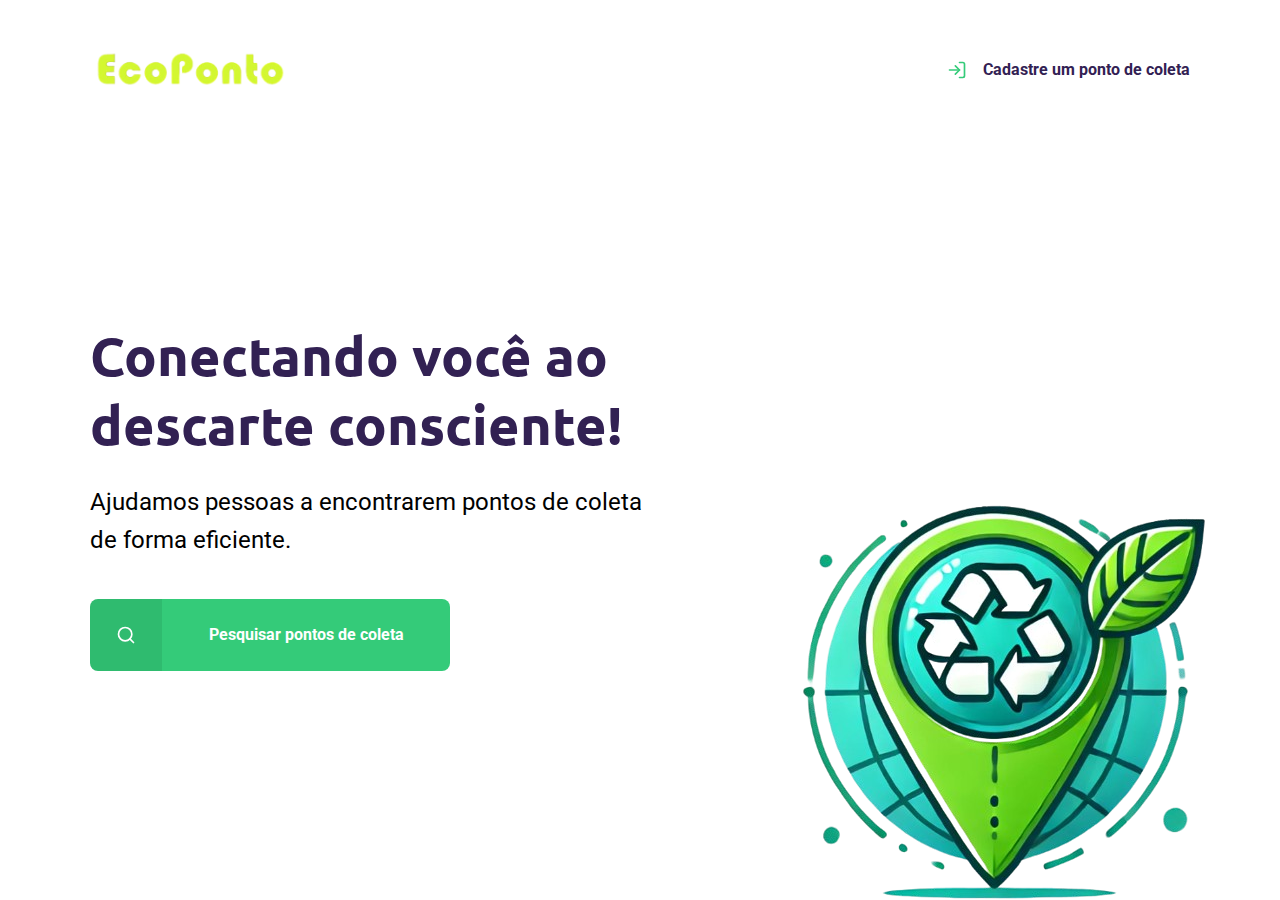
<file: index.html>
<!DOCTYPE html>
<html lang="pt_br">

<head>
    <meta charset="UTF-8">
    <meta name="viewport" content="width=device-width, initial-scale=1.0">
    <title>Eco Ponto</title>

    <link href="https://fonts.googleapis.com/css2?family=Roboto&family=Ubuntu:wght@700&display=swap" rel="stylesheet">
    <link rel="stylesheet" href="/styles/main.css">
    <link rel="stylesheet" href="/styles/home.css">
    <link rel="stylesheet" href="/styles/modal.css">
    <link rel="stylesheet" href="/styles/responsive.css">
</head>

<body id="page-home">
    

    <div class="content">
        <header>
            <img src="./assets/logo.png" alt="Logomarca" width="200">
            <a href="/criar-ponto.html">
                <span></span>
                Cadastre um ponto de coleta
            </a>
        </header>

        <main>
            <h1>Conectando você ao descarte consciente!</h1>
            <p>Ajudamos pessoas a encontrarem pontos de coleta de forma eficiente.</p>
            <a href="#"><span></span><strong>Pesquisar pontos de coleta</strong></a>
        </main>
    </div>

    <div id="modal-container">
        <div id="modal" class="hide">
            <div class="content">
                <div class="header">
                    <h1>Pontos de Coleta</h1>
                    <a href="#">Fechar</a>
                </div>
                <form action="/resultado-da-busca.html" id="busca">
                    <label for="search">Nome</label>
                    <div class="search field">
                        <input type="text" name="search" placeholder="Pesquise por nome">
                        <button>
                            <img src="/assets/search.svg" alt="Buscar">
                        </button>
                    </div>
                </form>
            </div>
        </div>
    </div>
    <script src="./scripts/index.js"></script>
</body>

</html>
</file>
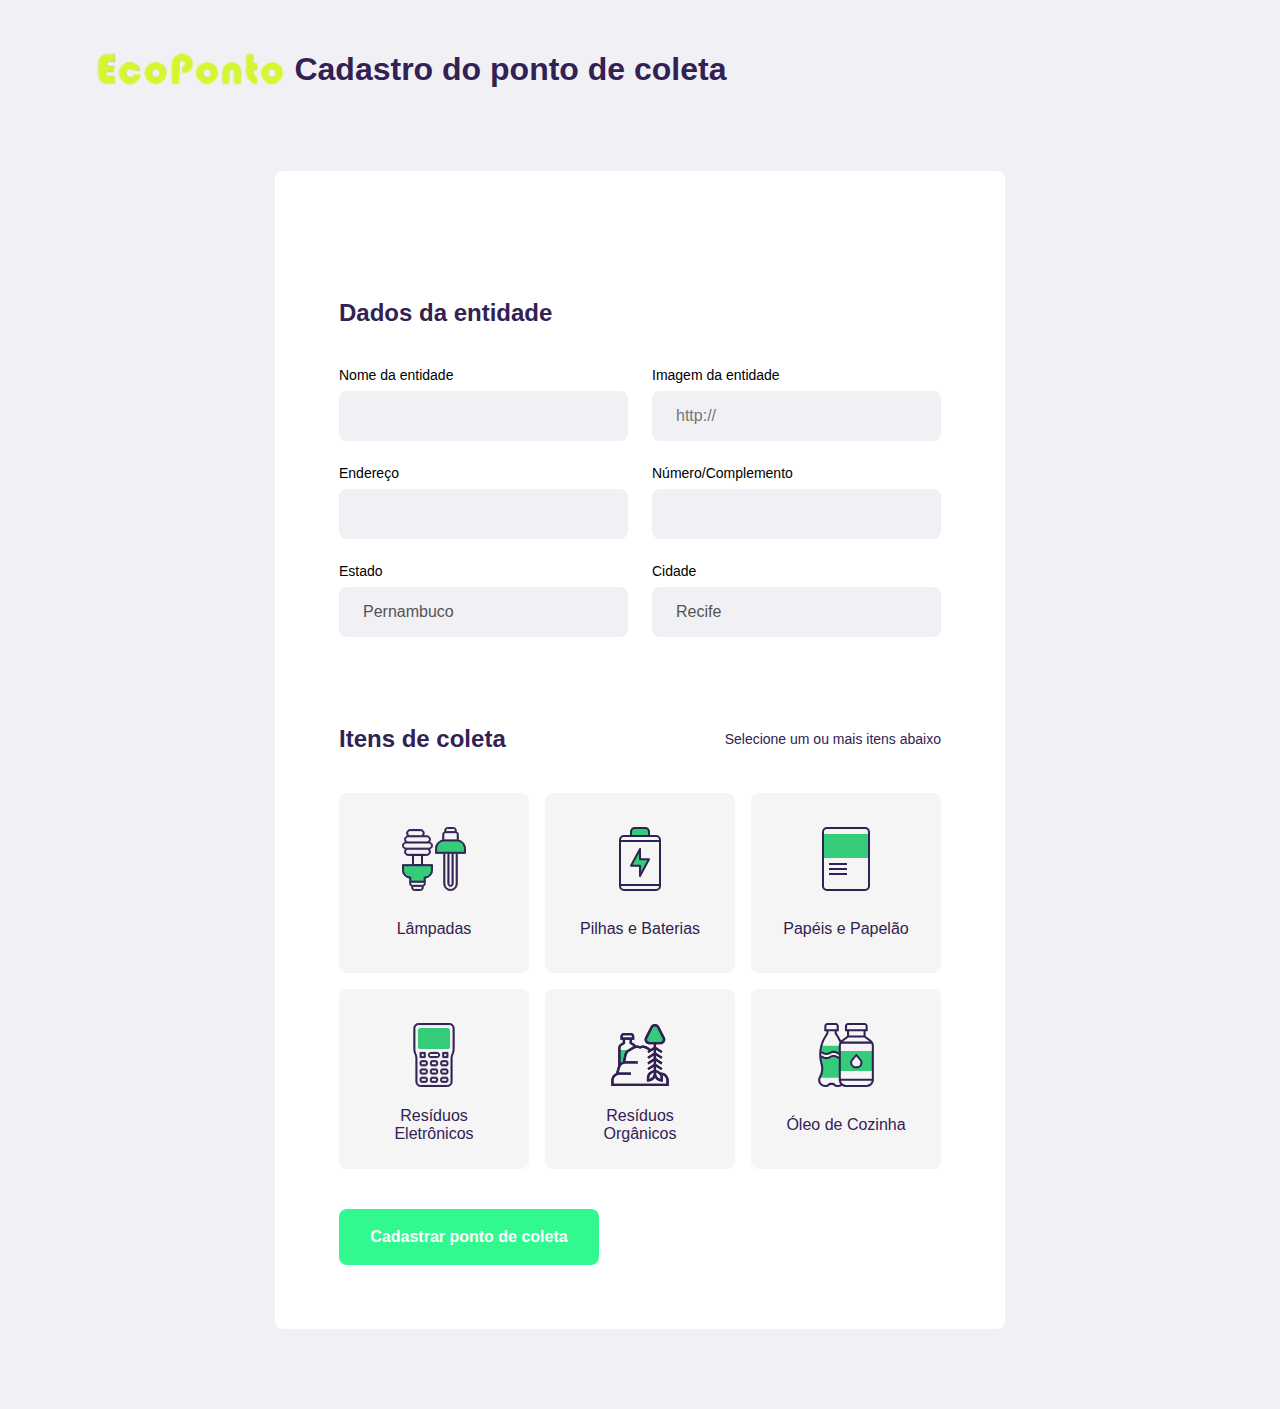
<file: criar-ponto.html>
<!DOCTYPE html>
<html lang="pt_br">

<head>
    <meta charset="UTF-8">
    <meta name="viewport" content="width=device-width, initial-scale=1.0">
    <title>Criar um ponto de coleta</title>
    <link rel="stylesheet" href="/styles/main.css">
    <link rel="stylesheet" href="/styles/create-point.css">
    <link rel="stylesheet" href="/styles/modal.css">
    <link rel="stylesheet" href="/styles/responsive.css">
</head>

<body id="page-create-point">
    <header>
        <a href="/"> <img src="./assets/logo.png" alt="Logomarca" width="200">&nbsp;<h1>Cadastro do ponto de coleta</h1></a>
    </header>
    <form id="criar_posto" action="index.html" method="POST">
        <fieldset>
            <legend>
                <h2>Dados da entidade</h2>
            </legend>
            <div class="field-group">
                <div class="field">
                    <label for="name">Nome da entidade</label>
                    <input type="text" name="name" required="required">
                </div>
                <div class="field">
                    <label for="name">Imagem da entidade</label>
                    <input type="url" name="image" placeholder="http://">
                </div>
            </div>
            <div class="field-group">
                <div class="field">
                    <label for="address">Endereço</label>
                    <input type="text" name="address" required="required">
                </div>
                <div class="field">
                    <label for="address2">Número/Complemento</label>
                    <input type="text" name="address2" required="required">
                </div>
            </div>
            <div class="field-group">
                <div class="field">
                    <label for="state">Estado</label>
                    <input type="text" name="state" required="required" value="Pernambuco" disabled="disabled">
                </div>
                <div class="field">
                    <label for="city">Cidade</label>
                    <input type="text" name="city" required="required" value="Recife" disabled="disabled">
                </div>
            </div>
        </fieldset>
        <fieldset>
            <legend>
                <h2>Itens de coleta</h2>
                <span>Selecione um ou mais itens abaixo</span>
            </legend>
            <div class="items-grid">
                <li data-id="Lâmpadas">
                    <img src="/assets/lampadas.svg" alt="Lâmpadas">
                    <span>Lâmpadas</span>
                </li>
                <li data-id="Pilhas e Baterias">
                    <img src="/assets/baterias.svg" alt="Pilhas e Baterias">
                    <span>Pilhas e Baterias</span>
                </li>
                <li data-id="Papéis e Papelão">
                    <img src="/assets/papeis-papelao.svg" alt="Papéis e Papelão">
                    <span>Papéis e Papelão</span>
                </li>
                <li data-id="Resíduos Eletrônicos">
                    <img src="/assets/eletronicos.svg" alt="Resíduos Eletrônicos">
                    <span>Resíduos Eletrônicos</span>
                </li>
                <li data-id="Resíduos Orgânicos">
                    <img src="/assets/organicos.svg" alt="Resíduos Orgânicos">
                    <span>Resíduos Orgânicos</span>
                </li>
                <li data-id="Óleo de Cozinha">
                    <img src="/assets/oleo.svg" alt="Óleo de Cozinha">
                    <span>Óleo de Cozinha</span>
                </li>
            </div>
            <input type="hidden" name="items">
        </fieldset>
        <button type="submit">Cadastrar ponto de coleta</button>
    </form>
    <div id="modal-container">
        <div id="modal" class="point">
            <div class="content">
                <img src="/assets/check.svg" alt="Cadastro concluído">
                <h1>Cadastro concluído</h1>
            </div>
        </div>
    </div>
    <script src="/scripts/criar-ponto.js"></script>
</body>

</html>
</file>
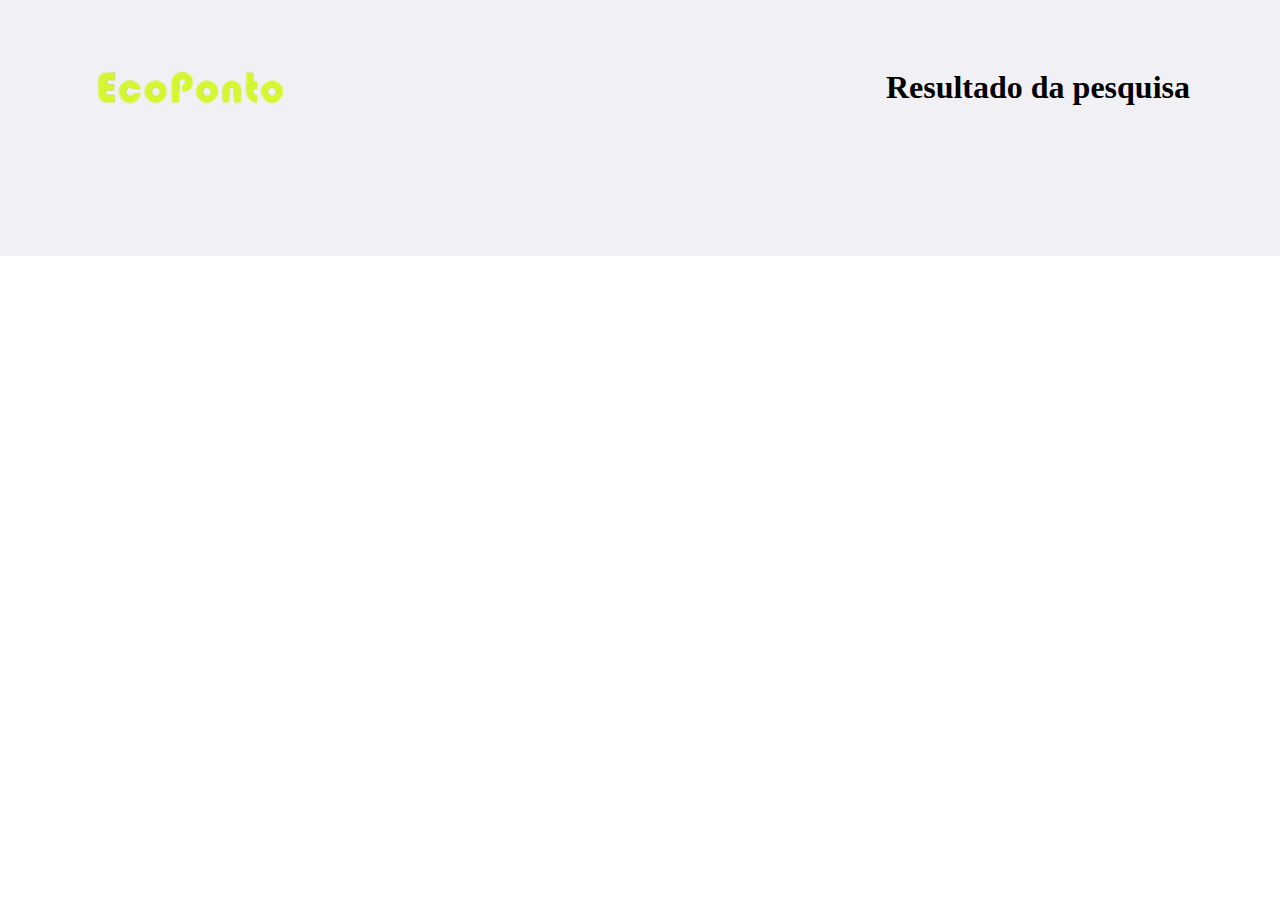
<file: resultado-da-busca.html>
<!DOCTYPE html>
<html lang="pt_br">

<head>
    <meta charset="UTF-8">
    <meta name="viewport" content="width=device-width, initial-scale=1.0">
    <title>Resultado da pesquisa</title>
    <link rel="stylesheet" href="/styles/search-results.css">
</head>

<body id="page-search-results">

    <header>
        <a href="/"> <img src="./assets/logo.png" alt="Logomarca" width="200"></a><h1>Resultado da pesquisa</h1>
    </header>

    <main>
        <div class="cards" id="cards-container">
        </div>
    </main>

    <script src="/scripts/resultado-da-busca.js"></script>
</body>

</html>
</file>
<file: styles/main.css>
:root {
    --title-color: #322153;
    --primary-color: #34cb79;
}

* {
    margin: 0;
    padding: 0;
    box-sizing: border-box;
}

html {
    font-family: Roboto, sans-serif;
}

body {
    background: #f0f0f5;
    -webkit-font-smoothing: antialiased;
}

a {
    text-decoration: none;
}

h1, h2, h3, h4, h5, h6 {
    font-family: Ubuntu, sans-serif;
    color: var(--title-color);
}
</file>
<file: styles/home.css>
#page-home {
    
    
    height: 100vh;

    background: url(../assets/ecoponto_logo.png) no-repeat;
    background-position: 60vw bottom;
}

#page-home .content {
       
    width: 90%;
    max-width: 1100px;
    height: 100%;

    margin: 0 auto;

    display: flex;
    flex-direction: column;
}


#page-home header {
      
    margin-top: 48px;

    display: flex;
    align-items: center;
    justify-content: space-between;
}

#page-home header a { 
    
    display: flex;

    color: var(--title-color);
    font-weight: 700;
}

#page-home header a span {
    margin-right: 16px; 
    display: flex;

    background-image: url('../assets/log-in.svg');

    width: 20px;
    height: 20px;
}

#page-home main {
    max-width: 560px;

    flex: 1;

    display: flex;
    flex-direction: column;
    justify-content: center;
}

#page-home main h1 {
    font-size: 54px;
}

#page-home main p {
    font-size: 24px;
    line-height: 38px;
    margin-top: 24px;
}

#page-home main a {
    width: 100%;
    max-width: 360px;
    height: 72px;

    border-radius: 8px;

    display: flex;
    align-items: center;

    margin-top: 40px;

    background-color: var(--primary-color);

    transition: 400ms;
}

#page-home main a:hover {
    background-color: #2fb86e;
}

#page-home main a span {
    width: 72px;
    height: 72px;

    border-top-left-radius: 8px;
    border-bottom-left-radius: 8px;

    background-color: rgba(0, 0, 0, 0.08);

    display: flex;
    align-items: center;
    justify-content: center;
}

#page-home main a span::after {
    content: "";
    background-image: url('../assets/search.svg');

    width: 20px;
    height: 20px;
}

#page-home main a strong {
    flex: 1;
    color: white;
    text-align: center;
}
</file>
<file: styles/modal.css>
#modal {
    background-color: #0E0A14ef;

    height: 100vh;
    width: 100vw;

    position: fixed;
    top: 0;

    display: flex;
    justify-content: center;
    align-items: center;

    transition: 400ms;
}

#modal.hide {
    display: none;
}


#modal .content {
    color: white;

    width: 420px;
}

#modal .header {
    display: flex;
    align-items: center;
    justify-content: space-between;

    margin-bottom: 48px
}

#modal .header a {
    background-image: url("../assets/x.svg");

    width: 20px;
    height: 20px;

    display: flex;

    font-size: 0.01px;
}

#modal .header h1 {
    color: white;

    font-size: 36px;
    line-height: 42px;
}

#modal form label {
    font-size: 14px;
    line-height: 16px;

    display: block;
    margin-bottom: 8px;
}

#modal form .field {
    display: flex;
}

#modal form input {
    flex: 1;

    background-color: #f0f0f5;

    border-radius: 8px 0 0 8px;
    border: 0;

    padding: 16px 24px;

    font-size: 16px;
    color: #6c6c80;
}

#modal form button {
    width: 72px;
    height: 72px;

    background-color: var(--primary-color);

    border: 0;
    border-radius: 0 8px 8px 0;
}

#modal form button:hover {
    background-color: #2fb85e;
}

/* Isto é para o modal criar ponto */
#modal.point .content {
    display: flex;
    flex-direction: column;
    align-items: center;
}

#modal.point h1 { 
    color: white;

    margin-top: 32px;
}
</file>
<file: styles/responsive.css>
@media (max-width: 768px) {
    header {
        flex-direction: column;
        text-align: center;
    }

    header img {
        margin-bottom: 10px;
    }

    main {
        text-align: center;
    }

    .content {
        padding: 20px;
    }
}
</file>
<file: styles/create-point.css>
#page-create-point {
    
    max-width: 1100px;

    margin: 0 auto;
}

#page-create-point header {
    margin-top: 48px;

    display: flex;
    justify-content: space-between;
    align-items: center;
}

#page-create-point header a {
    color: var(--title-color);
    font-weight: bold;

    display: flex;
    align-items: center;
}

#page-create-point header a span {
    margin-right: 16px;
    background-image: url('../assets/arrow-left.svg');

    display: flex;

    width: 20px;
    height: 24px;
}

form {
    background-color: white;

    margin: 80px auto;
    padding: 64px;

    border-radius: 8px;

    max-width: 730px;
}



form h1 {
    font-size: 36px;
}

form fieldset {
    margin-top: 64px;

    border: 0;
}

form legend {
    margin-bottom: 40px;

    display: flex;
    align-items: center;
    justify-content: space-between;

    width: 100%;
}

form legend h2 {
    font-size: 24px;
}

form legend span {
    font-size: 14px;
    color: var(--title-color);
}

form .field {
    flex: 1;

    display: flex;
    flex-direction: column;

    margin-bottom: 24px;
}

form .field-group {
    display: flex;
}

form input,
form select {
    background-color: #f0f0f5;

    border: 0;
    padding: 16px 24px;
    font-size: 16px;

    border-radius: 8px;


    /* outline: none; */
}

form select {
    -webkit-appearance: none;
    -moz-appearance: none;
    appearance: none;
}

form label {
    font-size: 14px;
    margin-bottom: 8px;
}

form .field-group .field + .field {
    margin-left: 24px;
}

form button {
    width: 260px;
    height: 56px;

    background-color: #32f98f;
    border-radius: 8px;

    color: white;
    font-weight: bold;
    font-size: 16px;

    border: 0;

    margin-top:40px;

    transition: background-color 400ms;
}

form button:hover{
    background-color: #2fb86e;
}

.items-grid {
    display: grid;
    grid-template-columns: 1fr 1fr 1fr;
    gap: 16px;
}

.items-grid li {
    background-color: #f5f5f5;
    list-style: none;

    border: 2px solid #f5f5f5;
    border-radius: 8px;

    height: 180px;

    padding: 32px 24px 16px;

    display: flex;
    flex-direction: column;
    align-items: center;
    justify-content: space-between;

    text-align: center;

    cursor: pointer;
}

.items-grid li span {
    margin-top: 12px;

    flex:1;

    display: flex;
    align-items: center;

    color: var(--title-color);
}

.items-grid li.selected {
    background: #e1faec;
    border: 2px solid #34cb79;
}

.items-grid li img,
.items-grid li span {
    pointer-events: none;
}
</file>
<file: styles/search-results.css>
body {
    background-color: white;
}
body::after {
    content: "";
    position: absolute;
    background: #f0f0f5;
    top: 0;
    right: 0;
    left: 0;
    bottom: 0;
    height: 16rem;
    z-index: -1;
}

#page-search-results {
    width: 90%;
    max-width: 1100px;

    margin: 0 auto;
}

#page-search-results header {
    margin-top: 48px;

    display: flex;
    justify-content: space-between;
    align-items: center;
}

#page-search-results header a {
    color: var(--title-color);
    font-weight: bold;

    display: flex;
    align-items: center;
}

#page-search-results header a span {
    margin-right: 16px;
    background-image: url('../assets/arrow-left.svg');

    display: flex;

    width: 20px;
    height: 24px;
}


main {
    margin: 48px;
}

main h4 {
    font-weight: normal;
    font-family: Roboto, sans-serif;

    margin-bottom: 32px;
}

main .cards {
    display: grid;
    grid-template-columns: 1fr 1fr 1fr;

    gap: 24px;
}

main .card img {
    width: 100%;
    height: 150px;
    

    object-fit: cover;

    border-radius: 8px 8px 0 0 ;
}

main .card h1 {
    margin-top: 32px;
    
    font-size: 36px;
    line-height: 41px;
    color: #322153;
}

main .card h3 {
    margin: 24px 0;

    font-family: Roboto;
    font-weight: bold;

    font-size: 24px;
    line-height: 34px;

    color: var(--primary-color);
}

main .card p {
    font-size: 16px;
    line-height: 26px;

    color: #6C6C80;
}



button {
    width: 260px;
    height: 56px;

    background-color: #32f98f;
    border-radius: 8px;

    color: white;
    font-weight: bold;
    font-size: 16px;

    border: 0;

    margin-top:40px;

    transition: background-color 400ms;
}

button:hover{
    background-color: #2fb86e;
}
</file>
